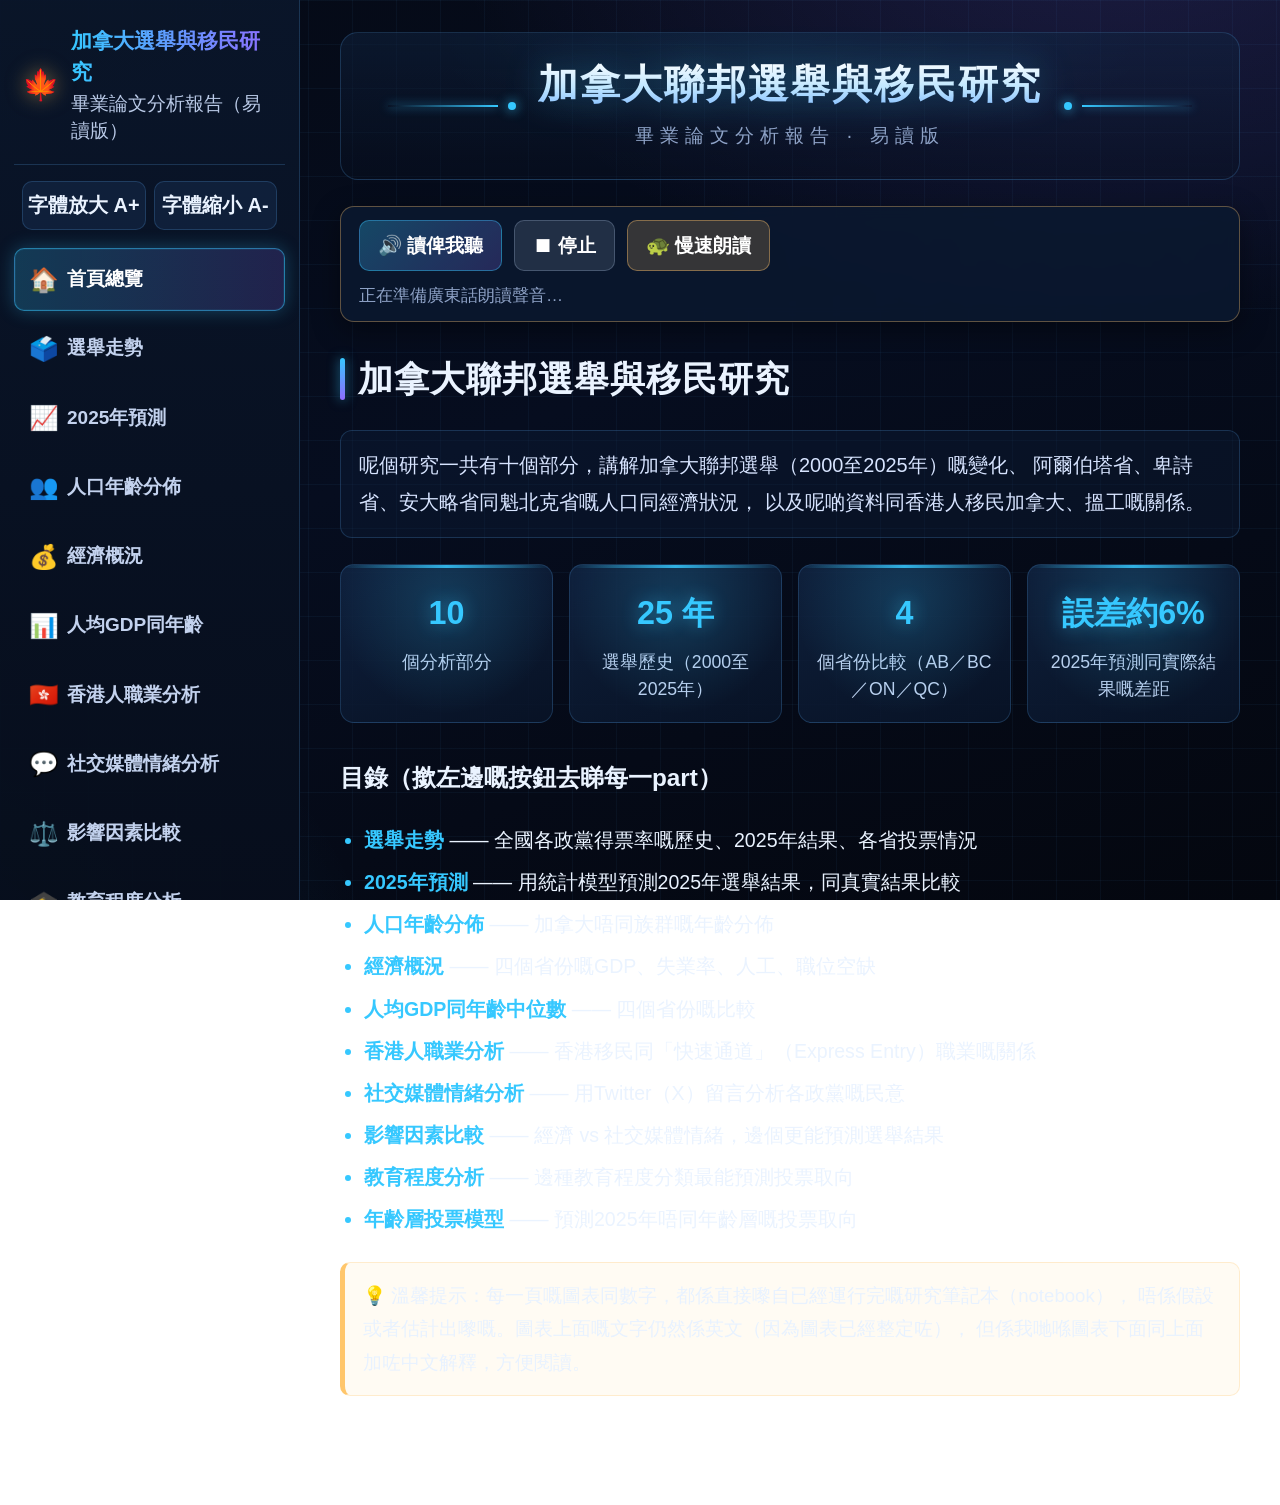
<file: index.html>
<!DOCTYPE html>
<html lang="zh-Hant">
<head>
<meta charset="UTF-8">
<meta name="viewport" content="width=device-width, initial-scale=1.0">
<title>加拿大聯邦選舉與移民研究（長者易讀版）</title>
<link rel="stylesheet" href="css/styles.css">
</head>
<body>
<nav class="sidebar">
  <div class="brand">
    <span class="flag">🍁</span>
    <span class="brand-text"><b>加拿大選舉與移民研究</b>畢業論文分析報告（易讀版）</span>
  </div>
  <div class="fontctl">
    <button onclick="changeFont(2)">字體放大 A+</button>
    <button onclick="changeFont(-2)">字體縮小 A-</button>
  </div>
  <button class="nav-btn" data-target="overview"><span class="ic">🏠</span>首頁總覽</button>
<button class="nav-btn" data-target="election"><span class="ic">🗳️</span>選舉走勢</button>
<button class="nav-btn" data-target="prediction2025"><span class="ic">📈</span>2025年預測</button>
<button class="nav-btn" data-target="demographics"><span class="ic">👥</span>人口年齡分佈</button>
<button class="nav-btn" data-target="economy"><span class="ic">💰</span>經濟概況</button>
<button class="nav-btn" data-target="gdpage"><span class="ic">📊</span>人均GDP同年齡</button>
<button class="nav-btn" data-target="hkoccupation"><span class="ic">🇭🇰</span>香港人職業分析</button>
<button class="nav-btn" data-target="xnlp"><span class="ic">💬</span>社交媒體情緒分析</button>
<button class="nav-btn" data-target="factors"><span class="ic">⚖️</span>影響因素比較</button>
<button class="nav-btn" data-target="education"><span class="ic">🎓</span>教育程度分析</button>
<button class="nav-btn" data-target="generation"><span class="ic">🧑‍🤝‍🧑</span>年齡層投票模型</button>
<button class="nav-btn" data-target="hksr"><span class="ic">🧓</span>香港長者移民分析</button>
</nav>
<main class="main">
  <header class="dash-header">
    <div class="dash-wing"><span class="wing-line"></span><span class="wing-dot"></span></div>
    <div class="dash-title">
      <h1>加拿大聯邦選舉與移民研究</h1>
      <p class="dash-sub">畢業論文分析報告 · 易讀版</p>
    </div>
    <div class="dash-wing right"><span class="wing-line"></span><span class="wing-dot"></span></div>
  </header>
  <div class="audio-bar">
    <button id="ttsPlay" class="audio-btn" onclick="ttsToggle()">🔊 讀俾我聽</button>
    <button id="ttsStop" class="audio-btn secondary" onclick="ttsStop()">⏹ 停止</button>
    <button id="ttsSpeed" class="audio-btn speed" onclick="ttsToggleSpeed()">🐢 慢速朗讀</button>
    <span class="voice-status" id="voiceStatus">正在準備廣東話朗讀聲音…</span>
  </div>
  <section class="panel" id="overview">
  <h2>加拿大聯邦選舉與移民研究</h2>
  <p class="lede">呢個研究一共有十個部分，講解加拿大聯邦選舉（2000至2025年）嘅變化、
  阿爾伯塔省、卑詩省、安大略省同魁北克省嘅人口同經濟狀況，
  以及呢啲資料同香港人移民加拿大、搵工嘅關係。</p>

  <div class="stat-grid">
    <div class="stat-card"><div class="stat-num">10</div><div class="stat-label">個分析部分</div></div>
    <div class="stat-card"><div class="stat-num">25 年</div><div class="stat-label">選舉歷史（2000至2025年）</div></div>
    <div class="stat-card"><div class="stat-num">4</div><div class="stat-label">個省份比較（AB／BC／ON／QC）</div></div>
    <div class="stat-card"><div class="stat-num">誤差約6%</div><div class="stat-label">2025年預測同實際結果嘅差距</div></div>
  </div>

  <h3>目錄（撳左邊嘅按鈕去睇每一part）</h3>
  <ul class="toc-list">
    <li><b>選舉走勢</b> —— 全國各政黨得票率嘅歷史、2025年結果、各省投票情況</li>
    <li><b>2025年預測</b> —— 用統計模型預測2025年選舉結果，同真實結果比較</li>
    <li><b>人口年齡分佈</b> —— 加拿大唔同族群嘅年齡分佈</li>
    <li><b>經濟概況</b> —— 四個省份嘅GDP、失業率、人工、職位空缺</li>
    <li><b>人均GDP同年齡中位數</b> —— 四個省份嘅比較</li>
    <li><b>香港人職業分析</b> —— 香港移民同「快速通道」（Express Entry）職業嘅關係</li>
    <li><b>社交媒體情緒分析</b> —— 用Twitter（X）留言分析各政黨嘅民意</li>
    <li><b>影響因素比較</b> —— 經濟 vs 社交媒體情緒，邊個更能預測選舉結果</li>
    <li><b>教育程度分析</b> —— 邊種教育程度分類最能預測投票取向</li>
    <li><b>年齡層投票模型</b> —— 預測2025年唔同年齡層嘅投票取向</li>
  </ul>
  <p class="note">💡 溫馨提示：每一頁嘅圖表同數字，都係直接嚟自已經運行完嘅研究筆記本（notebook），
  唔係假設或者估計出嚟嘅。圖表上面嘅文字仍然係英文（因為圖表已經整定咗），
  但係我哋喺圖表下面同上面加咗中文解釋，方便閱讀。</p>
</section>
<section class="panel" id="election">
  <h2>選舉數據分析</h2>
  <p class="lede">呢部分整理咗2000年到2025年，加拿大聯邦選舉每個政黨嘅得票率變化，
  仲有各省份「實際投票人數」同「登記選民人數」嘅比較。</p>
  <div class="src-links">
    <span>資料來源：</span>
    <a href="https://www.sfu.ca/~aheard/elections/1867-present.html" target="_blank">SFU大學歷史選舉資料</a>
    <a href="https://researchbriefings.files.parliament.uk/documents/CBP-10244/CBP-10244.pdf" target="_blank">英國國會2025年簡報</a>
  </div>
  <div class="chart-grid">
    <figure class="chart">
      <img src="images/chart-01.png" alt="National vote share trend">
      <figcaption>圖1 —— 全國各政黨得票率走勢（2000－2025年）</figcaption>
    </figure>
    <figure class="chart">
      <img src="images/chart-02.png" alt="2025 vote share bar chart">
      <figcaption>圖2 —— 2025年全國各政黨得票率（長條圖）</figcaption>
    </figure>
    <figure class="chart">
      <img src="images/chart-03.png" alt="2021 vote share heatmap">
      <figcaption>圖3a —— 2021年得票率熱力圖（顏色越深代表得票率越高）</figcaption>
    </figure>
    <figure class="chart">
      <img src="images/chart-04.png" alt="2025 vote share heatmap">
      <figcaption>圖3b —— 2025年得票率熱力圖</figcaption>
    </figure>
  </div>
  <figure class="chart">
      <img src="images/chart-05.png" alt="Votes vs electors by province">
      <figcaption>圖4 —— 各省份「實際投票人數」（藍色）同「登記選民人數」（橙色）比較</figcaption>
    </figure>
</section>
<section class="panel" id="prediction2025">
  <h2>2025年選舉預測 vs 真實結果</h2>
  <p class="lede">呢部分用一種叫「貝葉斯階層隨機遊走模型」嘅統計方法（唔使理解太深奧，
  簡單講就係一種根據以往選舉數據去推算未來趨勢嘅統計工具），
  只用2025年之前嘅選舉資料，去預測2025年各政黨嘅得票率，然後同真實結果比較睇下準唔準。</p>
  <div class="stat-grid three">
    <div class="stat-card"><div class="stat-num">2,000次</div><div class="stat-label">電腦模擬計算次數</div></div>
    <div class="stat-card"><div class="stat-num">約6個百分點</div><div class="stat-label">平均預測誤差</div></div>
    <div class="stat-card"><div class="stat-num">約7個百分點</div><div class="stat-label">標準預測誤差</div></div>
  </div>
  <figure class="chart">
      <img src="images/chart-06.png" alt="Predicted vs actual 2025 vote share">
      <figcaption>圖5 —— 虛線係「預測」嘅得票率，實線係「真實」嘅得票率</figcaption>
    </figure>
  <p class="note">簡單講：呢個模型預測自由黨（Liberal）同保守黨（Conservative）2025年得票率好接近，
  同真實結果差唔多，但係對細政黨（例如NDP）嘅預測誤差就比較大。</p>
</section>
<section class="panel" id="demographics">
  <h2>人口年齡分析</h2>
  <p class="lede">呢部分睇下加拿大唔同族群（例如：黑人、東亞人〔包括中國同香港〕、印度裔、白人）
  嘅年齡分佈，用兩種方式表達：折線圖同熱力圖。</p>
  <div class="chart-grid">
    <figure class="chart">
      <img src="images/chart-07.png" alt="Age group profile by group, Canada">
      <figcaption>各族群喺唔同年齡層嘅人口比例（折線圖）</figcaption>
    </figure>
    <figure class="chart">
      <img src="images/chart-08.png" alt="Age group heatmap, Canada">
      <figcaption>各族群喺唔同年齡層嘅人口比例（熱力圖，顏色越深比例越高）</figcaption>
    </figure>
  </div>
  <p class="note">睇圖可以見到，東亞裔（包括香港、中國）人口喺25至44歲呢個年齡層比例最高，
  代表呢個族群喺加拿大多數係中壯年人士。</p>
</section>
<section class="panel" id="economy">
  <h2>四省經濟概況</h2>
  <p class="lede">比較阿爾伯塔（AB）、卑詩（BC）、安大略（ON）、魁北克（QC）四個省份，
  2021年同2025年嘅人口、GDP（本地生產總值）、失業率、人工、職位空缺等數字。</p>
  <figure class="chart">
      <img src="images/chart-09.png" alt="Economic indicator panel, four provinces">
      <figcaption>GDP、失業率、平均週薪、職位空缺率 —— 四省2021 vs 2025比較</figcaption>
    </figure>
  <div class="table-wrap">
    <table>
      <thead><tr><th>省份</th><th>年份</th><th>GDP（生產總值）</th><th>人均GDP</th><th>失業率</th><th>平均週薪</th><th>職位空缺率</th><th>人口</th></tr></thead>
      <tbody>
        <tr><td>阿爾伯塔 Alberta</td><td>2021</td><td>$3,801億</td><td>$85,761</td><td>3.75%</td><td>$1,324</td><td>3.78%</td><td>4,431,531</td></tr>
        <tr><td>卑詩 British Columbia</td><td>2021</td><td>$3,570億</td><td>$68,304</td><td>2.94%</td><td>$1,243</td><td>5.69%</td><td>5,226,665</td></tr>
        <tr><td>安大略 Ontario</td><td>2021</td><td>$9,701億</td><td>$65,363</td><td>3.46%</td><td>$1,246</td><td>4.52%</td><td>14,842,488</td></tr>
        <tr><td>魁北克 Quebec</td><td>2021</td><td>$5,075億</td><td>$59,200</td><td>2.71%</td><td>$1,149</td><td>5.45%</td><td>8,572,020</td></tr>
        <tr class="hl"><td>阿爾伯塔 Alberta</td><td>2025</td><td>$4,739億</td><td>$94,234</td><td>3.14%</td><td>$1,479</td><td>2.96%</td><td>5,029,346</td></tr>
        <tr class="hl"><td>卑詩 British Columbia</td><td>2025</td><td>$4,291億</td><td>$75,311</td><td>2.68%</td><td>$1,443</td><td>3.26%</td><td>5,697,536</td></tr>
        <tr class="hl"><td>安大略 Ontario</td><td>2025</td><td>$1兆1,970億</td><td>$73,625</td><td>3.21%</td><td>$1,436</td><td>2.58%</td><td>16,258,260</td></tr>
        <tr class="hl"><td>魁北克 Quebec</td><td>2025</td><td>$6,168億</td><td>$68,089</td><td>2.45%</td><td>$1,354</td><td>2.92%</td><td>9,058,297</td></tr>
      </tbody>
    </table>
  </div>
  <p class="note">簡單講：阿爾伯塔嘅人均GDP同人工喺四省中最高，職位空缺率喺2025年亦都最低，
  代表當地就業市場比較旺。</p>
</section>
<section class="panel" id="gdpage">
  <h2>人均GDP同年齡中位數</h2>
  <p class="lede">呢部分將四個省份（AB、BC、ON、QC）2022年嘅「人均GDP」（即每個人平均賺幾多錢）
  同「年齡中位數」（即一半人口比呢個歲數大，一半比呢個歲數細）擺埋一齊比較。</p>
  <div class="chart-grid">
    <figure class="chart">
      <img src="images/chart-10.png" alt="GDP per capita by province">
      <figcaption>人均GDP —— 四省比較（2022年）</figcaption>
    </figure>
    <figure class="chart">
      <img src="images/chart-11.png" alt="Median age by province">
      <figcaption>年齡中位數 —— 四省比較（2022年）</figcaption>
    </figure>
  </div>
  <div class="table-wrap">
    <table>
      <thead><tr><th>省份</th><th>年齡中位數</th><th>人口</th><th>GDP</th><th>人均GDP</th></tr></thead>
      <tbody>
        <tr><td>阿爾伯塔 Alberta</td><td>38.1歲</td><td>4,512,731</td><td>$4,564億</td><td>$101,145</td></tr>
        <tr><td>卑詩 British Columbia</td><td>41.5歲</td><td>5,358,845</td><td>$3,722億</td><td>$69,456</td></tr>
        <tr><td>安大略 Ontario</td><td>40.4歲</td><td>15,155,836</td><td>$9,878億</td><td>$65,176</td></tr>
        <tr><td>魁北克 Quebec</td><td>42.8歲</td><td>8,669,963</td><td>$5,128億</td><td>$59,149</td></tr>
      </tbody>
    </table>
  </div>
  <p class="note">簡單講：阿爾伯塔嘅居民年齡係四省中最年輕，而且人均收入最高；魁北克居民年齡就係四省中最大。</p>
</section>
<section class="panel" id="hkoccupation">
  <h2>香港移民同職業關係</h2>
  <p class="lede">呢部分將香港移居加拿大嘅永久居民（PR）人數，
  同「快速通道」（Express Entry，一種加拿大技術移民計劃）嘅職業類別數據連埋一齊，
  睇下香港人移民之後多數從事邊啲行業。</p>
  <div class="src-links">
    <span>資料來源：</span>
    <a href="https://www.ircc.canada.ca/opendata-donneesouvertes/data/EN_ODP-PR-Citz.xlsx" target="_blank">加拿大移民局－永久居民國籍統計</a>
    <a href="https://ircc.canada.ca/opendata-donneesouvertes/data/EN_ODP-EE_Admissions-Occ.xlsx" target="_blank">加拿大移民局－快速通道職業統計</a>
  </div>
  <p class="note">因為官方冇獨立公開香港人職業嘅統計數字，所以呢部分改用「快速通道」嘅整體職業數據做參考
  （程式入面叫呢個做「EE_PROXY」，即係代替數據嘅意思）。</p>
  <figure class="chart">
      <img src="images/chart-12.png" alt="HK main occupations 2021 vs 2025">
      <figcaption>香港人相關嘅主要職業類別，2021年 vs 2025年比較（右邊數字越大代表人數越多）</figcaption>
    </figure>
</section>
<section class="panel" id="xnlp">
  <h2>社交媒體（X／Twitter）情緒預測</h2>
  <p class="lede">呢部分淨係用社交媒體（X，即以前嘅Twitter）上面嘅留言數量同情緒，
  去預測2025年選舉結果，再推算去2029年。2021年嘅資料嚟自2,086條實際留言
  （分析咗1,902條），2025年就用一個叫「cardiffnlp」嘅AI情緒分析工具，
  再重新分析1,651條唔重複嘅留言。</p>
  <p class="note">⚠️ 注意：因為攞唔到2025年X嘅歷史留言資料（API用完咗配額），
  所以2025年嘅數字係參考公開發表咗嘅圖表（Mozaik Analytics）推算出嚟，
  並唔係直接由原始留言計算。</p>
  <div class="table-wrap">
    <table>
      <thead><tr><th>年份</th><th>政黨</th><th>留言數量</th><th>負面</th><th>中立</th><th>正面</th><th>支持指數</th></tr></thead>
      <tbody>
        <tr><td>2021</td><td>自由黨 Liberal</td><td>772</td><td>14</td><td>731</td><td>27</td><td>0.017</td></tr>
        <tr><td>2021</td><td>保守黨 Conservative</td><td>80</td><td>0</td><td>74</td><td>6</td><td>0.075</td></tr>
        <tr><td>2021</td><td>新民主黨 NDP</td><td>44</td><td>0</td><td>39</td><td>5</td><td>0.114</td></tr>
        <tr><td>2021</td><td>魁人政團 Bloc Québécois</td><td>13</td><td>0</td><td>13</td><td>0</td><td>0.000</td></tr>
        <tr class="hl"><td>2025</td><td>自由黨 Liberal</td><td>802</td><td>17</td><td>761</td><td>24</td><td>0.009</td></tr>
        <tr class="hl"><td>2025</td><td>保守黨 Conservative</td><td>139</td><td>1</td><td>133</td><td>5</td><td>0.029</td></tr>
        <tr class="hl"><td>2025</td><td>魁人政團 Bloc Québécois</td><td>26</td><td>0</td><td>25</td><td>1</td><td>0.038</td></tr>
        <tr class="hl"><td>2025</td><td>新民主黨 NDP</td><td>26</td><td>0</td><td>26</td><td>0</td><td>0.000</td></tr>
      </tbody>
    </table>
  </div>
  <div class="chart-grid">
    <figure class="chart">
      <img src="images/chart-13.png" alt="X NLP trend 2021-2025">
      <figcaption>各政黨支持指數變化趨勢，2021年到2025年</figcaption>
    </figure>
    <figure class="chart">
      <img src="images/chart-14.png" alt="X NLP predicted 2021 2025 2029">
      <figcaption>推算去2029年嘅預測（用回歸模型）</figcaption>
    </figure>
    <figure class="chart">
      <img src="images/chart-15.png" alt="X NLP predicted vs actual 2025">
      <figcaption>2025年「預測」同「真實」得票率比較（純社交媒體模型）</figcaption>
    </figure>
  </div>
  <div class="chart-grid">
    <figure class="chart">
      <img src="images/chart-16.png" alt="X NLP chart 4">
      <figcaption>補充圖表：社交媒體分析細節</figcaption>
    </figure>
    <figure class="chart">
      <img src="images/chart-17.png" alt="X NLP chart 5">
      <figcaption>補充圖表：社交媒體分析細節</figcaption>
    </figure>
    <figure class="chart">
      <img src="images/chart-18.png" alt="X NLP chart 6">
      <figcaption>補充圖表：社交媒體分析細節</figcaption>
    </figure>
  </div>
</section>
<section class="panel" id="factors">
  <h2>邊個因素最能預測選舉？</h2>
  <p class="lede">呢部分分別用「經濟數據」同「社交媒體情緒」呢兩種唔同嘅因素，
  各自獨立去預測2025年選舉結果，再比較邊一個預測得比較準，
  同埋邊一個因素對選舉結果嘅影響力比較大。</p>
  <div class="stat-grid three">
    <div class="stat-card"><div class="stat-num">經濟因素</div><div class="stat-label">預測最準確</div></div>
    <div class="stat-card"><div class="stat-num">社交媒體</div><div class="stat-label">影響力最大（但預測誤差都較大）</div></div>
    <div class="stat-card"><div class="stat-num">86.5%</div><div class="stat-label">四省人口佔全國比例（用嚟做加權計算）</div></div>
  </div>
  <div class="table-wrap">
    <table>
      <thead><tr><th>政黨</th><th>經濟模型預測</th><th>社交媒體模型預測</th><th>真實結果</th></tr></thead>
      <tbody>
        <tr><td>自由黨 Liberal</td><td>34.72</td><td>56.70</td><td><b>43.76</b></td></tr>
        <tr><td>保守黨 Conservative</td><td>35.30</td><td>19.70</td><td><b>41.31</b></td></tr>
        <tr><td>新民主黨 NDP</td><td>15.38</td><td>9.84</td><td><b>6.29</b></td></tr>
        <tr><td>魁人政團 Bloc Québécois</td><td>10.62</td><td>8.84</td><td><b>6.29</b></td></tr>
        <tr><td>綠黨 Green</td><td>1.89</td><td>3.81</td><td><b>1.22</b></td></tr>
        <tr><td>其他 Others</td><td>2.08</td><td>1.10</td><td><b>1.13</b></td></tr>
      </tbody>
    </table>
  </div>
  <figure class="chart">
      <img src="images/chart-19.png" alt="Factor comparison chart">
      <figcaption>兩種模型嘅2025年預測結果，同真實結果比較</figcaption>
    </figure>
  <p class="note">簡單講：整體嚟講，用「經濟數據」嚟預測會比較貼近真實結果；
  「社交媒體情緒」雖然預測得唔太準，但係佢反映咗選舉前後民意變化幅度較大。</p>
</section>
<section class="panel" id="education">
  <h2>邊種教育程度最能預測投票？</h2>
  <p class="lede">加拿大統計局將教育程度分成好多種類別（例如：大學學士、碩士／博士、
  高中程度等等）。呢部分測試每一種分類方法，邊一種可以最準確咁預測2025年選舉結果。</p>
  <div class="table-wrap">
    <table>
      <thead><tr><th>教育程度分類</th><th>預測誤差（越細越好）</th><th>標準誤差</th></tr></thead>
      <tbody>
        <tr class="hl"><td>副學士／專科（Short-cycle tertiary）</td><td><b>5.45</b>（最準）</td><td>7.77</td></tr>
        <tr><td>大專／大學程度</td><td>5.65</td><td>7.67</td></tr>
        <tr><td>初中或以下</td><td>5.73</td><td>8.51</td></tr>
        <tr><td>大專非學位課程</td><td>5.73</td><td>8.07</td></tr>
        <tr><td>學士學位</td><td>6.47</td><td>8.96</td></tr>
        <tr><td>碩士／博士</td><td>7.11</td><td>9.83</td></tr>
        <tr><td>高中程度</td><td>7.91</td><td>9.61</td></tr>
      </tbody>
    </table>
  </div>
  <figure class="chart">
      <img src="images/chart-20.png" alt="Best-fit education model vs actual">
      <figcaption>用「最準確」嘅教育分類（副學士／專科）嚟預測，同真實2025年結果比較</figcaption>
    </figure>
  <p class="note">簡單講：「副學士／專科程度」嘅人口比例，係七種教育分類入面預測得最準嘅一種，
  不過七種分類嘅準確度都差唔多，可見單靠教育程度嚟預測選舉結果，作用比較有限。</p>
</section>
<section class="panel" id="generation">
  <h2>唔同年齡層點樣投票？</h2>
  <p class="lede">呢部分預測2025年唔同年齡層（18至34歲、35至54歲、55歲或以上）
  嘅投票取向，方法係參考過去四屆選舉（2011、2015、2019、2021年）嘅
  人口、投票率同民調交叉分析數據嚟推算。</p>
  <div class="table-wrap">
    <table>
      <thead><tr><th>年齡層</th><th>自由黨</th><th>保守黨</th><th>新民主黨</th><th>魁人政團</th><th>綠黨</th><th>其他</th></tr></thead>
      <tbody>
        <tr><td>18–34歲</td><td><b>47.08</b></td><td>27.57</td><td>12.55</td><td>5.93</td><td>2.61</td><td>4.27</td></tr>
        <tr><td>35–54歲</td><td><b>43.04</b></td><td>38.95</td><td>7.86</td><td>6.01</td><td>1.49</td><td>2.65</td></tr>
        <tr><td>55歲或以上</td><td><b>41.80</b></td><td>39.84</td><td>5.84</td><td>8.43</td><td>1.55</td><td>2.55</td></tr>
      </tbody>
    </table>
  </div>
  <div class="chart-grid">
    <figure class="chart">
      <img src="images/chart-21.png" alt="Voter generation party preference model 2025">
      <figcaption>各年齡層預測嘅2025年政黨支持度</figcaption>
    </figure>
    <figure class="chart">
      <img src="images/chart-22.png" alt="Voter generation prediction vs actual 2025">
      <figcaption>模型推算結果 vs 2025年真實選舉結果</figcaption>
    </figure>
  </div>
  <p class="note">簡單講：唔理邊個年齡層，自由黨都係支持度最高嘅政黨。
  不過後生（18-34歲）比較支持自由黨同新民主黨，
  而年長人士（55歲或以上）就相對比較支持保守黨同魁人政團。</p>
</section>
<section class="panel" id="hksr">
  <h2>香港長者移民加拿大：適合度分析</h2>
  <p class="lede">呢部分用幾個實際因素——租金、金錢（退休收入）、生活成本、醫療保障、居住環境同家庭網絡——分析香港長者搬去加拿大住，到底適唔適合。所有金額都用2025年數據，港元按平均匯率（1加元≈5.6港元）折算成加幣方便比較。</p>
  <div class="src-links">
    <span>資料來源：</span>
    <a href="https://www.censtatd.gov.hk/en/data/stat_report/product/B1010002/att/B10100022025MM11B0100.pdf" target="_blank">香港政府統計處－租金數據</a>
    <a href="https://www.hkej.com/dailynews/property/article/4220555/私樓呎租38.78元又破頂" target="_blank">香港私樓呎租（2025年新高）</a>
    <a href="https://www.connectcre.ca/stories/average-apartment-asking-rents-decline-for-10th-straight-month/" target="_blank">加拿大租金（Rentals.ca／Urbanation）</a>
    <a href="https://www.canada.ca/en/services/benefits/publicpensions/cpp/old-age-security.html" target="_blank">加拿大政府－OAS長者津貼</a>
    <a href="https://www.canada.ca/en/services/benefits/publicpensions/cpp/old-age-security/guaranteed-income-supplement.html" target="_blank">加拿大政府－GIS保證入息補助</a>
    <a href="https://www.swd.gov.hk/" target="_blank">香港社會福利署－長者津貼</a>
    <a href="https://www.stheadline.com/lifetips/3415741/長者生活津貼2025" target="_blank">香港長者津貼金額（2025年）</a>
    <a href="https://www.exchangerates.org.uk/HKD-CAD-spot-exchange-rates-history-2025.html" target="_blank">2025年港元兌加元匯率</a>
  </div>

  <div class="stat-grid">
    <div class="stat-card"><div class="stat-num">$1,900</div><div class="stat-label">加拿大長者津貼上限（OAS＋GIS，每月加幣）</div></div>
    <div class="stat-card"><div class="stat-num">10 年</div><div class="stat-label">新移民要住滿先合資格攞OAS／GIS</div></div>
    <div class="stat-card"><div class="stat-num">約$39</div><div class="stat-label">香港私樓平均呎租（2025年，港元）</div></div>
    <div class="stat-card"><div class="stat-num">3 個月</div><div class="stat-label">加拿大公立醫療新居民等候期</div></div>
  </div>

  <h3>① 租金：香港同加拿大一線城市差唔多，但貴過好多加拿大城市</h3>
  <p class="lede">以「一房／約430平方呎」嘅單位計，香港島同九龍嘅租金同溫哥華、多倫多相若，但比卡加利、滿地可貴接近一倍。如果接受搬去平啲嘅城市，住屋開支會明顯細好多。</p>
  <figure class="chart">
    <img src="images/chart-23.png">
    <figcaption>每月租金比較 —— 港元已按2025年平均匯率折算加幣</figcaption>
  </figure>

  <h3>② 金錢：加拿大津貼較多，但新移民頭10年係拎唔到嘅</h3>
  <p class="lede">加拿大嘅長者退休津貼（OAS＋GIS）比香港長者津貼多，但有一個好關鍵嘅限制：要成為加拿大居民滿10年（18歲之後）先開始合資格，而且係按居住年期比例計。即係話，啱啱移民過去嘅長者頭10年係拎唔到任何政府津貼，要靠自己儲蓄或者家人供養。</p>
  <figure class="chart">
    <img src="images/chart-24.png">
    <figcaption>長者每月收入支援比較（2025年最高金額，折算加幣）</figcaption>
  </figure>
  <p class="note">⚠️ 留意：香港嘅生果金／長生津有「居港限制」，要每年留喺香港住先繼續有得攞。一旦永久搬去加拿大，呢啲津貼會停，所以唔可以兩邊都攞。</p>

  <h3>③ 生活成本：扣除租金之後，兩邊每個月開支其實差唔多</h3>
  <p class="lede">基本使費（伙食、水電煤、交通、醫療自付）兩邊大約每個月都要加幣$1,200至$1,400，香港貴在伙食，加拿大貴在交通同藥費。</p>
  <figure class="chart">
    <img src="images/chart-25.png">
    <figcaption>每月基本生活開支估算（不含租金，已折算加幣）</figcaption>
  </figure>
  <p class="note">呢個係粗略估算，實際使費因人而異：香港食飯同街市買餸較貴，但長者有「兩蚊乘車優惠」；加拿大餸菜較平，但交通月票、藥費同牙科自付項目較多。</p>

  <h3>④ 醫療：加拿大公立醫療免費，但藥費、牙科同等候時間要留意</h3>
  <ul class="toc-list">
    <li><b>加拿大</b>：公立醫院同睇醫生免費（合資格居民），但新居民多數有<b>3個月等候期</b>先至受保障；普通藥費、牙科、眼科、聽覺唔包，長者要另外買保險或者靠省級藥物計劃。</li>
    <li><b>香港</b>：公立醫療好平（專科門診約$50至$60港元），但輪候時間長；65歲以上長者每年有$2,000長者醫療券。</li>
  </ul>

  <h3>⑤ 整體適合度評分</h3>
  <p class="lede">以下用七個因素，為「留住香港」同「移民加拿大」打分（5分最有利）。分數係估算，用作比較參考：</p>
  <figure class="chart">
    <img src="images/chart-26.png">
    <figcaption>香港長者適合度因素評分（5分為最有利）</figcaption>
  </figure>
  <div class="table-wrap">
    <table>
      <thead><tr><th>因素</th><th>香港</th><th>加拿大</th><th>解說</th></tr></thead>
      <tbody>
        <tr><td>住屋負擔</td><td>2</td><td>3</td><td>香港租金貴；加拿大貴城市（溫哥華／多倫多）相若，但卡加利、滿地可平好多</td></tr>
        <tr class="hl"><td>生活成本</td><td>3</td><td>4</td><td>扣租後開支相近，但加拿大餸菜、生活空間相對容易負擔</td></tr>
        <tr><td>退休收入</td><td>3</td><td>4</td><td>加拿大津貼較多，但新移民頭10年拎唔到，實際要睇儲蓄</td></tr>
        <tr class="hl"><td>醫療保障</td><td>4</td><td>3</td><td>香港公立醫療平而普及；加拿大免費但要等，藥費／牙科自付</td></tr>
        <tr><td>居住環境</td><td>3</td><td>4</td><td>加拿大空間大、空氣好，但天氣凍、冬天長</td></tr>
        <tr class="hl"><td>家庭網絡</td><td>5</td><td>2</td><td>如果仔女已經喺加拿大，呢一項會完全反轉</td></tr>
        <tr><td>語言文化</td><td>5</td><td>2</td><td>加拿大有列治文、萬錦等廣東話社區，適應會易啲</td></tr>
      </tbody>
    </table>
  </div>

  <div class="stat-grid three">
    <div class="stat-card"><div class="stat-num">比較適合</div><div class="stat-label">有積蓄或家人供養、鍾意空間大同天氣涼、唔介意醫療等候</div></div>
    <div class="stat-card"><div class="stat-num">要留意</div><div class="stat-label">依賴香港政府津貼、身體長期要食藥、好怕凍嘅長者</div></div>
    <div class="stat-card"><div class="stat-num">最穩陣做法</div><div class="stat-label">先申請「超級簽證」嚟加拿大住下，感受吓先決定</div></div>
  </div>

  <p class="note">💡 移民渠道：加拿大冇專門畀長者移民嘅計劃。仔女要係加拿大永久居民／公民，先可以透過「父母祖父母擔保計劃」（PGP，要抽籤兼輪候好耐）或者「超級簽證」（旅客身份、可續期，但冇OAS／GIS等居民福利，仲要買私人醫療保險）接父母過嚟。</p>
</section>

</main>

  <script src="js/app.js"></script>
</body>
</html>
</file>
<file: css/styles.css>
:root {
  --bg: #04070f;
  --panel: rgba(11, 25, 47, 0.72);
  --panel-2: rgba(16, 34, 62, 0.9);
  --line: rgba(96, 180, 255, 0.20);
  --line-strong: rgba(96, 180, 255, 0.42);
  --accent: #36c8ff;
  --violet: #8f6bff;
  --gold: #ffc66b;
  --green: #46e6a5;
  --red: #ff5f6d;
  --text-main: #eaf3ff;
  --text-muted: #8ea2c6;
  --text-dark: #eaf3ff; /* 暗色介面下嘅主文字顏色（保留原名，方便原有樣式引用） */
  --base-font: 19px;
}
* { box-sizing: border-box; }
html { font-size: var(--base-font); }
body {
  margin: 0;
  font-family: "Noto Sans TC", "PingFang HK", "Microsoft JhengHei", -apple-system, BlinkMacSystemFont, sans-serif;
  background:
    radial-gradient(1100px 700px at 88% -12%, rgba(139,107,255,0.18), transparent 62%),
    radial-gradient(950px 680px at -12% 110%, rgba(54,200,255,0.16), transparent 56%),
    radial-gradient(700px 520px at 48% 135%, rgba(70,230,165,0.09), transparent 60%),
    linear-gradient(160deg, #050a16 0%, #060d1f 45%, #04070f 100%);
  background-attachment: fixed;
  color: var(--text-main);
  display: flex;
  min-height: 100vh;
  line-height: 1.75;
}
/* 背景網格線 */
body::before {
  content: "";
  position: fixed;
  inset: 0;
  background-image:
    linear-gradient(rgba(96,180,255,0.05) 1px, transparent 1px),
    linear-gradient(90deg, rgba(96,180,255,0.05) 1px, transparent 1px);
  background-size: 44px 44px;
  pointer-events: none;
  z-index: 0;
}
::selection { background: rgba(54,200,255,0.35); }
::-webkit-scrollbar { width: 10px; height: 10px; }
::-webkit-scrollbar-track { background: #050a16; }
::-webkit-scrollbar-thumb { background: rgba(96,180,255,0.28); border-radius: 5px; }
::-webkit-scrollbar-thumb:hover { background: rgba(96,180,255,0.45); }

/* ---------- 側邊欄 ---------- */
.sidebar {
  width: 300px;
  flex-shrink: 0;
  background: linear-gradient(180deg, rgba(10,22,42,0.96), rgba(7,14,28,0.96));
  border-right: 1px solid var(--line);
  color: #dbe7ff;
  padding: 22px 14px;
  position: sticky;
  top: 0;
  height: 100vh;
  overflow-y: auto;
  z-index: 2;
}
.sidebar::-webkit-scrollbar { width: 8px; }
.brand {
  display: flex;
  align-items: center;
  gap: 12px;
  padding: 4px 8px 20px 8px;
  border-bottom: 1px solid var(--line);
  margin-bottom: 16px;
}
.brand .flag { font-size: 30px; filter: drop-shadow(0 0 10px rgba(255,200,90,0.5)); }
.brand-text { font-size: 0.98rem; line-height: 1.45; color: #b9c9e6; }
.brand-text b {
  display: block;
  font-size: 1.12rem;
  margin-bottom: 2px;
  background: linear-gradient(90deg, var(--accent), var(--violet));
  -webkit-background-clip: text;
  background-clip: text;
  -webkit-text-fill-color: transparent;
  color: transparent;
}
.fontctl { display: flex; gap: 8px; margin-bottom: 18px; padding: 0 8px; }
.fontctl button {
  flex: 1;
  background: rgba(20,40,72,0.6);
  color: var(--text-main);
  border: 1px solid var(--line);
  border-radius: 10px;
  padding: 10px 0;
  font-size: 1.05rem;
  font-weight: 700;
  cursor: pointer;
  transition: border-color .15s, box-shadow .15s;
}
.fontctl button:hover { border-color: var(--line-strong); box-shadow: 0 0 14px rgba(54,200,255,0.25); }
.nav-btn {
  display: flex;
  align-items: center;
  gap: 12px;
  width: 100%;
  text-align: left;
  background: transparent;
  border: 1px solid transparent;
  color: #c3d2ee;
  padding: 14px 14px;
  border-radius: 10px;
  font-size: 1.0rem;
  font-weight: 600;
  cursor: pointer;
  margin-bottom: 6px;
  transition: background .15s, color .15s, border-color .15s, box-shadow .15s;
  line-height: 1.4;
}
.nav-btn .ic { font-size: 1.25rem; width: 26px; text-align: center; flex-shrink: 0; }
.nav-btn:hover { background: rgba(54,200,255,0.08); color: #fff; }
.nav-btn.active {
  background: linear-gradient(90deg, rgba(54,200,255,0.22), rgba(143,107,255,0.18));
  border-color: rgba(54,200,255,0.5);
  color: #fff;
  box-shadow: 0 0 18px rgba(54,200,255,0.28), inset 0 0 0 1px rgba(54,200,255,0.08);
}

/* ---------- 主內容 ---------- */
.main {
  flex: 1;
  position: relative;
  z-index: 1;
  padding: 26px 40px 90px 40px;
  max-width: 1460px;
}
.panel { display: none; animation: fade 0.25s ease; }
.panel.active { display: block; }
@keyframes fade { from { opacity: 0; transform: translateY(6px); } to { opacity: 1; transform: translateY(0); } }

/* ---------- 大屏標題列 ---------- */
.dash-header {
  position: relative;
  display: flex;
  align-items: center;
  justify-content: center;
  gap: 22px;
  margin: 6px 0 26px 0;
  padding: 26px 30px;
  text-align: center;
  background:
    linear-gradient(180deg, rgba(16,34,62,0.55), rgba(8,16,32,0.35)),
    radial-gradient(520px 170px at 50% 0%, rgba(54,200,255,0.10), transparent 70%);
  border: 1px solid var(--line);
  border-radius: 18px;
}
.dash-title h1 {
  margin: 0;
  font-size: 2.1rem;
  font-weight: 900;
  letter-spacing: 2px;
  line-height: 1.3;
  background: linear-gradient(180deg, #ffffff 0%, #bfe6ff 55%, #7db8ff 100%);
  -webkit-background-clip: text;
  background-clip: text;
  -webkit-text-fill-color: transparent;
  color: transparent;
  filter: drop-shadow(0 0 18px rgba(54,200,255,0.35));
}
.dash-sub {
  margin: 8px 0 0 0;
  font-size: 1.02rem;
  letter-spacing: 6px;
  color: var(--text-muted);
}
.dash-wing { display: flex; align-items: center; gap: 10px; flex-shrink: 0; }
.wing-line {
  width: 110px; height: 2px;
  background: linear-gradient(90deg, transparent, var(--accent));
  box-shadow: 0 0 10px rgba(54,200,255,0.7);
}
.dash-wing.right .wing-line { background: linear-gradient(90deg, var(--accent), transparent); }
.wing-dot { width: 8px; height: 8px; border-radius: 50%; background: var(--accent); box-shadow: 0 0 12px var(--accent); }
.dash-wing.right .wing-dot { order: -1; }

/* ---------- 朗讀控制列 ---------- */
.audio-bar {
  position: sticky;
  top: 14px;
  z-index: 50;
  background: rgba(11,25,47,0.88);
  border: 1px solid rgba(255,196,107,0.35);
  border-radius: 14px;
  padding: 13px 18px;
  margin-bottom: 26px;
  display: flex;
  flex-wrap: wrap;
  align-items: center;
  gap: 12px;
  -webkit-backdrop-filter: blur(8px);
  backdrop-filter: blur(8px);
  box-shadow: 0 8px 28px rgba(0,0,0,0.4);
}
.audio-bar .voice-status {
  font-size: 0.9rem;
  color: var(--text-muted);
  flex-basis: 100%;
  order: 3;
  line-height: 1.5;
}
.audio-btn {
  display: flex;
  align-items: center;
  gap: 8px;
  border: 1px solid rgba(54,200,255,0.4);
  border-radius: 10px;
  padding: 11px 18px;
  font-size: 1.02rem;
  font-weight: 700;
  cursor: pointer;
  color: #fff;
  background: linear-gradient(135deg, rgba(54,200,255,0.28), rgba(143,107,255,0.22));
  transition: filter .15s, box-shadow .15s;
}
.audio-btn.secondary { background: rgba(120,135,160,0.22); border-color: rgba(160,180,210,0.3); }
.audio-btn.speed { background: rgba(255,196,107,0.18); border-color: rgba(255,196,107,0.4); }
.audio-btn:disabled { opacity: 0.5; cursor: not-allowed; }
.audio-btn:hover:not(:disabled) { filter: brightness(1.15); box-shadow: 0 0 16px rgba(54,200,255,0.3); }
.tts-reading {
  background: rgba(255,196,107,0.16) !important;
  border-radius: 8px;
  box-shadow: 0 0 0 3px rgba(255,196,107,0.45), 0 0 22px rgba(255,196,107,0.25);
  transition: background 0.15s;
}

/* ---------- 文字 ---------- */
h2 {
  position: relative;
  font-size: 1.85rem;
  margin: 0 0 16px 0;
  color: var(--text-main);
  font-weight: 800;
  letter-spacing: 1px;
  padding-left: 18px;
}
h2::before {
  content: "";
  position: absolute;
  left: 0; top: 10px; bottom: 10px;
  width: 5px;
  border-radius: 3px;
  background: linear-gradient(180deg, var(--accent), var(--violet));
  box-shadow: 0 0 12px rgba(54,200,255,0.6);
}
h3 { font-size: 1.28rem; margin: 34px 0 14px 0; color: var(--text-main); font-weight: 700; }
.lede {
  font-size: 1.05rem;
  color: #d7e4ff;
  line-height: 1.85;
  max-width: 900px;
  background: rgba(16,34,62,0.35);
  border: 1px solid var(--line);
  border-radius: 12px;
  padding: 16px 18px;
}
.note {
  font-size: 0.98rem;
  color: #e8f2ff;
  background: rgba(255,196,107,0.08);
  border: 1px solid rgba(255,196,107,0.28);
  border-left: 5px solid var(--gold);
  padding: 16px 18px;
  border-radius: 10px;
  margin-top: 22px;
  line-height: 1.8;
}
.src-links { font-size: 0.92rem; color: var(--text-muted); margin: 12px 0 22px 0; line-height: 2; }
.src-links span { font-weight: 700; margin-right: 8px; color: var(--accent); }
.src-links a { color: var(--accent); text-decoration: underline; text-decoration-color: rgba(54,200,255,0.5); margin-right: 16px; }
.toc-list { font-size: 1.03rem; line-height: 2.15; color: var(--text-main); padding-left: 24px; }
.toc-list b { color: var(--accent); }
.toc-list li::marker { color: var(--accent); }

/* ---------- 數據卡片 ---------- */
.stat-grid { display: grid; grid-template-columns: repeat(2, 1fr); gap: 16px; margin: 26px 0; }
.stat-grid.three { grid-template-columns: repeat(1, 1fr); }
@media (min-width: 700px) {
  .stat-grid { grid-template-columns: repeat(4, 1fr); }
  .stat-grid.three { grid-template-columns: repeat(3, 1fr); }
}
.stat-card {
  position: relative;
  background: linear-gradient(160deg, rgba(17,36,66,0.85), rgba(9,20,40,0.85));
  border: 1px solid var(--line);
  border-radius: 14px;
  padding: 20px 16px;
  text-align: center;
  overflow: hidden;
  transition: border-color .2s, box-shadow .2s, transform .2s;
}
.stat-card:hover {
  border-color: var(--line-strong);
  box-shadow: 0 0 22px rgba(54,200,255,0.16);
  transform: translateY(-2px);
}
.stat-card::before {
  content: "";
  position: absolute;
  inset: 0 0 auto 0;
  height: 3px;
  background: linear-gradient(90deg, transparent, var(--accent), transparent);
  opacity: 0.85;
}
.stat-card::after {
  content: "";
  position: absolute;
  left: 50%; top: -45%;
  width: 220px; height: 220px;
  transform: translateX(-50%);
  background: radial-gradient(closest-side, rgba(54,200,255,0.18), transparent);
  pointer-events: none;
}
.stat-num {
  position: relative;
  font-size: 1.7rem;
  font-weight: 900;
  color: var(--accent);
  text-shadow: 0 0 18px rgba(54,200,255,0.45);
}
.stat-label {
  position: relative;
  font-size: 0.93rem;
  color: #bcd0ee;
  margin-top: 8px;
  line-height: 1.5;
}

/* ---------- 圖表卡片 ---------- */
.chart-grid { display: grid; grid-template-columns: 1fr; gap: 22px; margin: 22px 0; }
@media (min-width: 900px) {
  .chart-grid { grid-template-columns: 1fr 1fr; }
}
figure.chart {
  margin: 0;
  background: linear-gradient(160deg, rgba(15,32,60,0.72), rgba(8,18,36,0.72));
  border: 1px solid var(--line);
  border-radius: 16px;
  padding: 14px;
  transition: border-color .2s, box-shadow .2s, transform .2s;
}
figure.chart:hover {
  border-color: var(--line-strong);
  box-shadow: 0 0 24px rgba(54,200,255,0.12);
  transform: translateY(-2px);
}
figure.chart img {
  width: 100%;
  height: auto;
  border-radius: 10px;
  display: block;
  background: #fff;
  padding: 8px;
  box-shadow: 0 2px 10px rgba(0,0,0,0.35);
}
figcaption {
  font-size: 1.0rem;
  color: var(--text-main);
  text-align: center;
  padding-top: 12px;
  font-weight: 600;
  line-height: 1.6;
}

/* ---------- 表格 ---------- */
.table-wrap {
  overflow-x: auto;
  margin: 22px 0;
  border: 1px solid var(--line);
  border-radius: 14px;
  background: rgba(11,25,47,0.55);
}
table { border-collapse: collapse; width: 100%; font-size: 0.95rem; }
th, td { padding: 13px 16px; text-align: right; white-space: nowrap; }
th:first-child, td:first-child { text-align: left; }
thead th {
  background: linear-gradient(90deg, rgba(54,200,255,0.16), rgba(143,107,255,0.12));
  color: var(--text-main);
  font-weight: 800;
  border-bottom: 1px solid var(--line-strong);
  font-size: 0.95rem;
}
tbody tr:not(:last-child) td { border-bottom: 1px solid rgba(96,180,255,0.12); }
tr.hl { background: rgba(54,200,255,0.10); }
tbody tr:hover { background: rgba(143,107,255,0.10); }

/* ---------- 手機版面 ---------- */
@media (max-width: 860px) {
  body { flex-direction: column; }
  .sidebar {
    width: 100%;
    height: auto;
    position: relative;
    border-right: none;
    border-bottom: 1px solid var(--line);
  }
  .main { padding: 20px 18px 70px 18px; }
  .dash-title h1 { font-size: 1.5rem; letter-spacing: 1px; }
  .dash-wing { display: none; }
}
</file>
